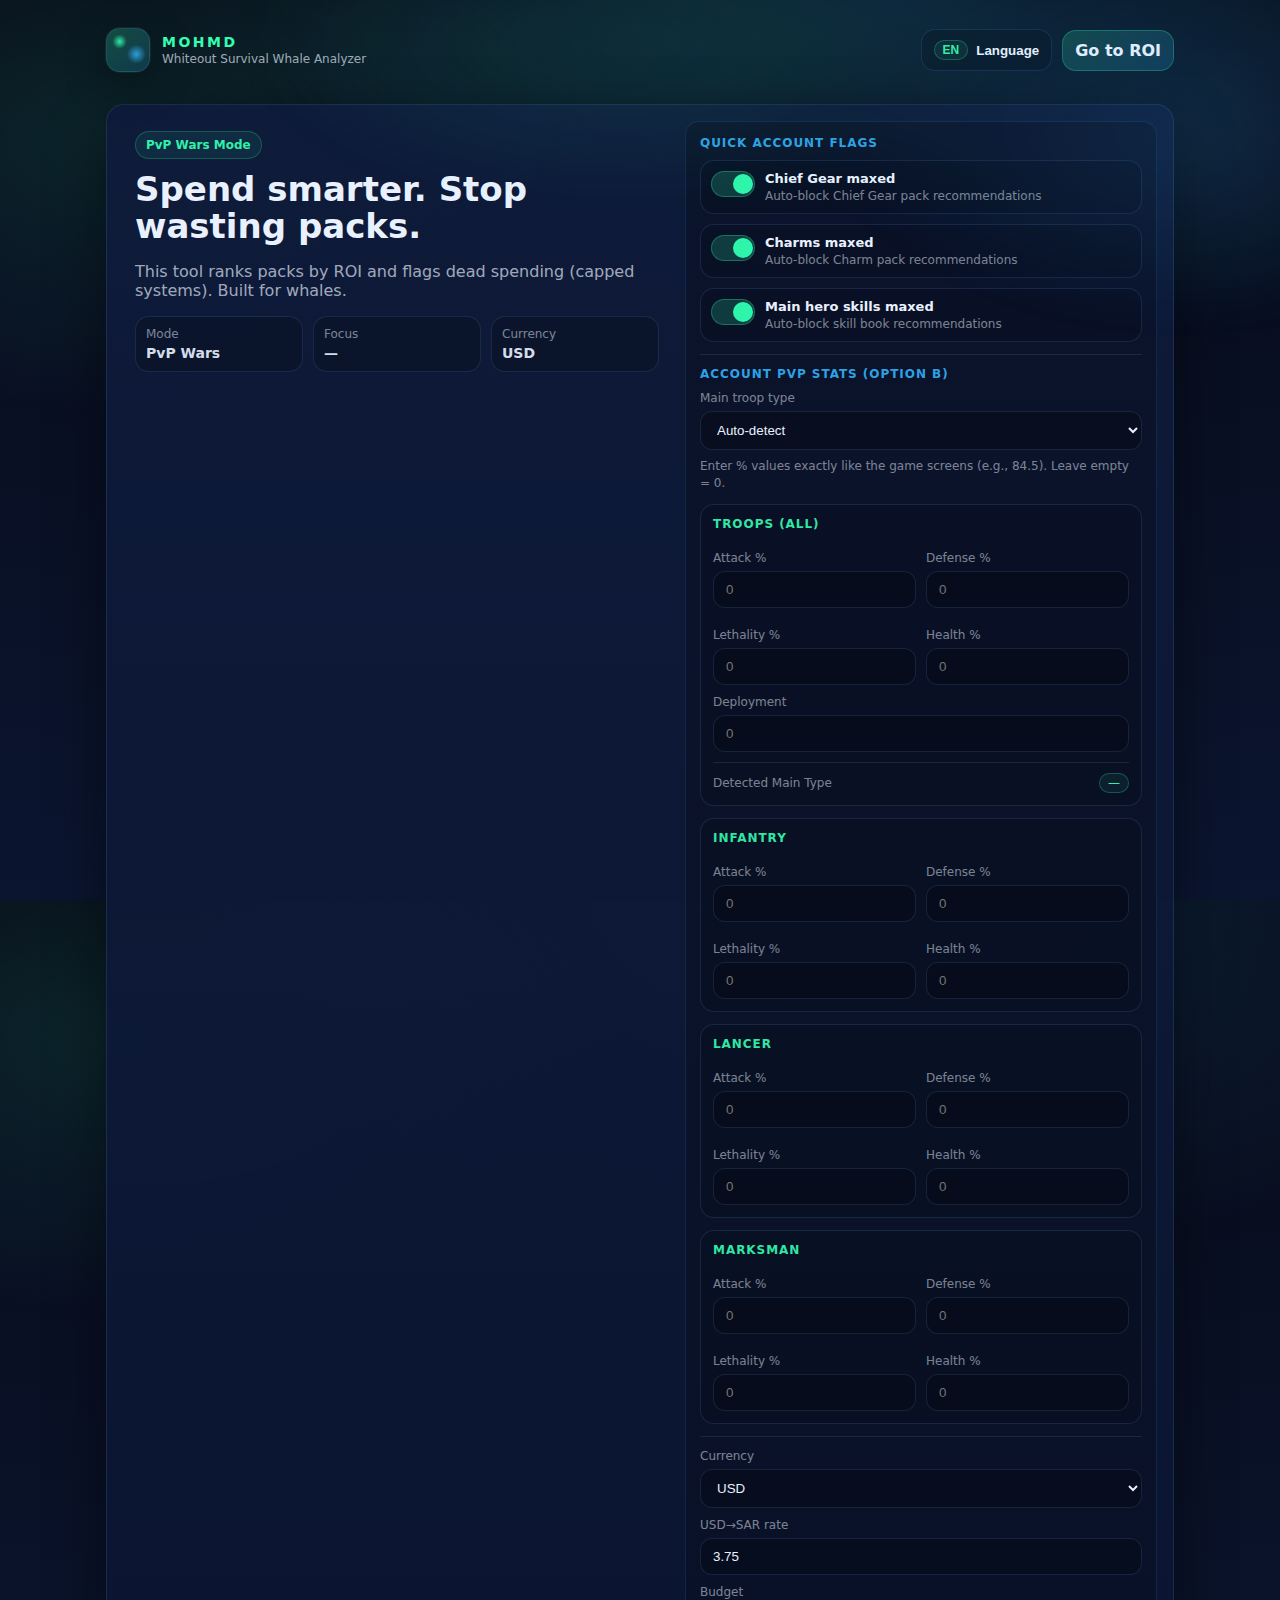
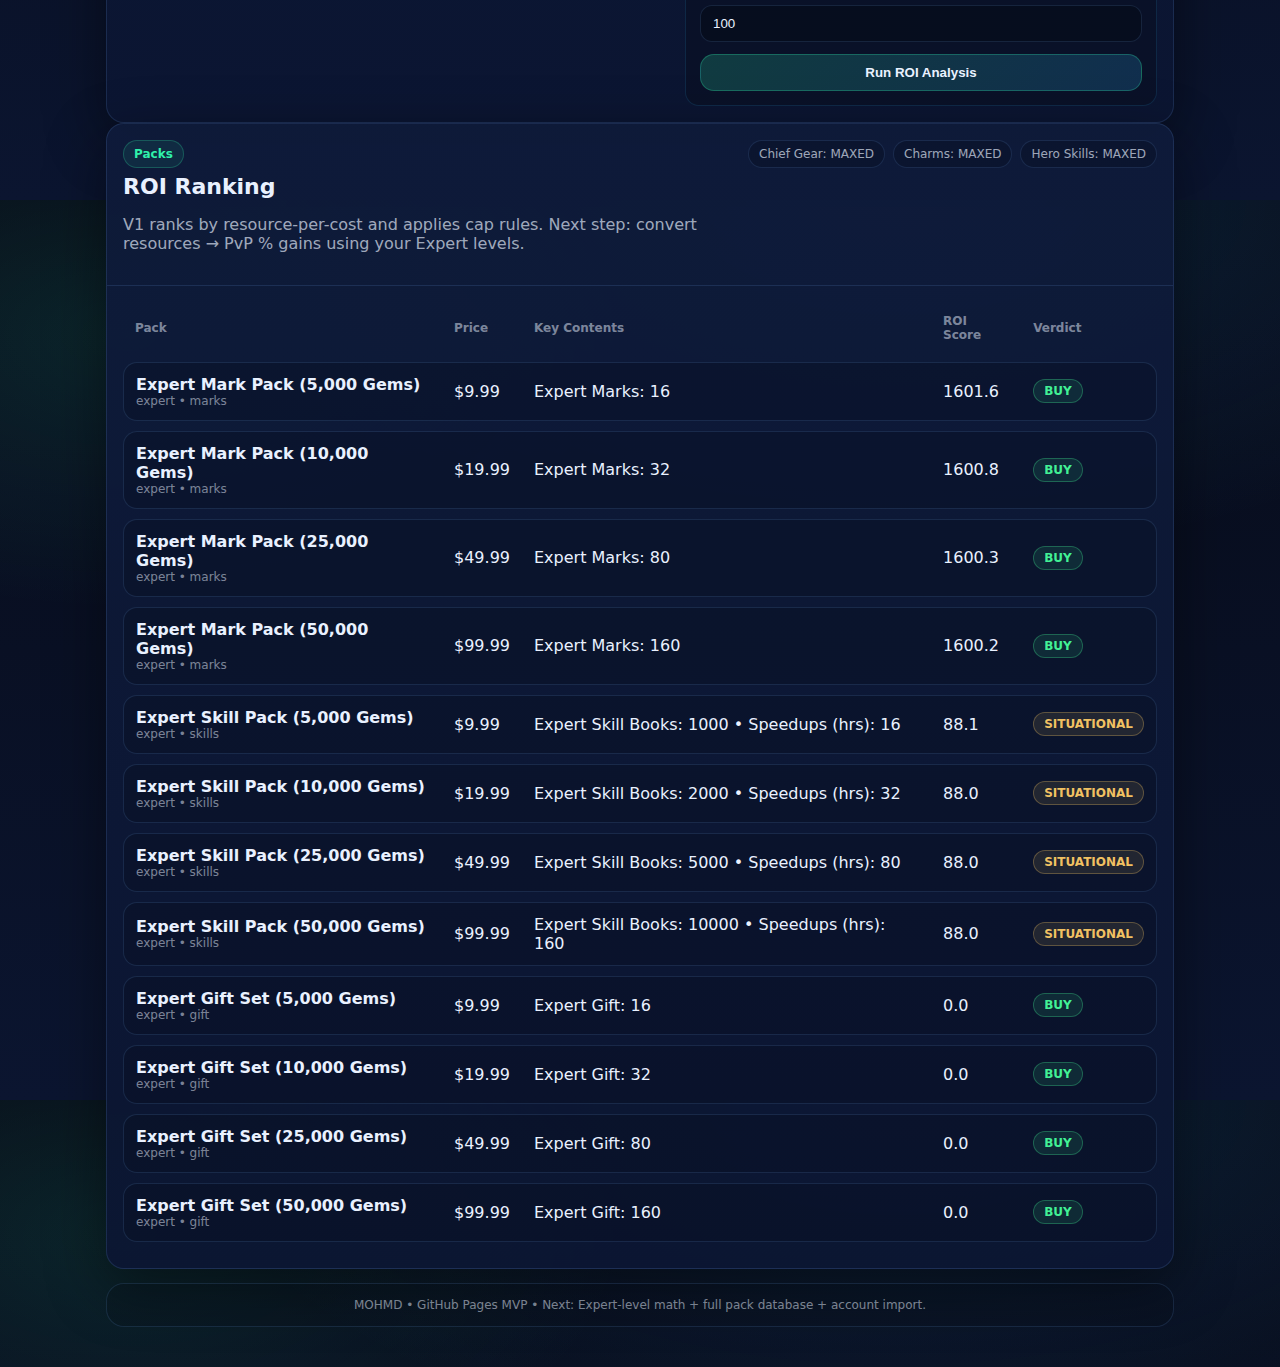
<file: index.html>
<!doctype html>
<html lang="en" dir="ltr">
<head>
  <meta charset="utf-8" />
  <meta name="viewport" content="width=device-width, initial-scale=1" />
  <title>MOHMD • WoS Whale Analyzer</title>
  <link rel="stylesheet" href="styles.css" />
</head>

<body>
  <div class="bgGlow"></div>

  <header class="topbar">
    <div class="brand">
      <div class="brandMark"></div>
      <div>
        <div class="brandTitle">MOHMD</div>
        <div class="brandSub" data-i18n="app.subtitle">Whiteout Survival Whale Analyzer</div>
      </div>
    </div>

    <div class="topbarActions">
      <button id="langBtn" class="btn btnGhost" type="button">
        <span class="pill" id="langPill">EN</span>
        <span data-i18n="app.language">Language</span>
      </button>
      <a class="btn btnPrimary" href="#roi" data-i18n="nav.goToRoi">Go to ROI</a>
    </div>
  </header>

  <main class="wrap">
    <section class="card hero">
      <div class="heroLeft">
        <div class="kicker" data-i18n="hero.kicker">PvP Wars Mode</div>
        <h1 class="h1" data-i18n="hero.title">Spend smarter. Stop wasting packs.</h1>
        <p class="muted" data-i18n="hero.desc">
          This tool ranks packs by ROI and flags dead spending (capped systems). Built for whales.
        </p>

        <div class="heroStats">
          <div class="stat">
            <div class="statLabel" data-i18n="hero.stat1">Mode</div>
            <div class="statValue" id="modeValue">PvP Wars</div>
          </div>
          <div class="stat">
            <div class="statLabel" data-i18n="hero.stat2">Focus</div>
            <div class="statValue" id="focusValue">—</div>
          </div>
          <div class="stat">
            <div class="statLabel" data-i18n="hero.stat3">Currency</div>
            <div class="statValue" id="currencyValue">USD</div>
          </div>
        </div>
      </div>

      <div class="heroRight">
        <div class="panel">
          <div class="panelTitle" data-i18n="account.quick">Quick Account Flags</div>

          <div class="toggleRow">
            <label class="toggle">
              <input id="chiefGearMaxed" type="checkbox" checked />
              <span class="slider"></span>
            </label>
            <div class="toggleText">
              <div class="toggleTitle" data-i18n="flags.chiefGear">Chief Gear maxed</div>
              <div class="toggleHint" data-i18n="flags.chiefGearHint">Auto-block Chief Gear pack recommendations</div>
            </div>
          </div>

          <div class="toggleRow">
            <label class="toggle">
              <input id="charmsMaxed" type="checkbox" checked />
              <span class="slider"></span>
            </label>
            <div class="toggleText">
              <div class="toggleTitle" data-i18n="flags.charms">Charms maxed</div>
              <div class="toggleHint" data-i18n="flags.charmsHint">Auto-block Charm pack recommendations</div>
            </div>
          </div>

          <div class="toggleRow">
            <label class="toggle">
              <input id="heroSkillsMaxed" type="checkbox" checked />
              <span class="slider"></span>
            </label>
            <div class="toggleText">
              <div class="toggleTitle" data-i18n="flags.heroSkills">Main hero skills maxed</div>
              <div class="toggleHint" data-i18n="flags.heroSkillsHint">Auto-block skill book recommendations</div>
            </div>
          </div>

          <div class="divider"></div>

          <!-- Option B: Account PvP Stats (manual input) -->
          <div class="panelTitle" style="margin-top:6px;" data-i18n="account.stats">Account PvP Stats (Option B)</div>

          <div class="row">
            <label class="label" data-i18n="account.mainType">Main troop type</label>
            <select id="mainTypeSelect" class="select">
              <option value="auto" data-i18n="account.auto">Auto-detect</option>
              <option value="infantry" data-i18n="type.infantry">Infantry</option>
              <option value="lancer" data-i18n="type.lancer">Lancer</option>
              <option value="marksman" data-i18n="type.marksman">Marksman</option>
            </select>
          </div>

          <div class="miniHint" data-i18n="account.statsHint">
            Enter % values exactly like the game screens (e.g., 84.5). Leave empty = 0.
          </div>

          <div class="gridBox">
            <div class="gridTitle" data-i18n="stats.troops">Troops (All)</div>

            <div class="grid4">
              <div class="row">
                <label class="label" data-i18n="stats.atk">Attack %</label>
                <input id="troopsAtk" class="input" type="number" step="0.01" placeholder="0" />
              </div>
              <div class="row">
                <label class="label" data-i18n="stats.def">Defense %</label>
                <input id="troopsDef" class="input" type="number" step="0.01" placeholder="0" />
              </div>
              <div class="row">
                <label class="label" data-i18n="stats.leth">Lethality %</label>
                <input id="troopsLeth" class="input" type="number" step="0.01" placeholder="0" />
              </div>
              <div class="row">
                <label class="label" data-i18n="stats.hp">Health %</label>
                <input id="troopsHp" class="input" type="number" step="0.01" placeholder="0" />
              </div>
            </div>

            <div class="row" style="margin-top:10px;">
              <label class="label" data-i18n="stats.deploy">Deployment</label>
              <input id="troopsDeploy" class="input" type="number" step="1" placeholder="0" />
            </div>

            <div class="detectRow">
              <span class="mutedSmall" data-i18n="detect.result">Detected Main Type</span>
              <span class="pill" id="detectedPill">—</span>
            </div>
            <div class="mutedSmall" id="detectInfo"></div>
          </div>

          <div class="gridBox">
            <div class="gridTitle" data-i18n="type.infantry">Infantry</div>
            <div class="grid4">
              <div class="row"><label class="label" data-i18n="stats.atk">Attack %</label><input id="infAtk" class="input" type="number" step="0.01" placeholder="0" /></div>
              <div class="row"><label class="label" data-i18n="stats.def">Defense %</label><input id="infDef" class="input" type="number" step="0.01" placeholder="0" /></div>
              <div class="row"><label class="label" data-i18n="stats.leth">Lethality %</label><input id="infLeth" class="input" type="number" step="0.01" placeholder="0" /></div>
              <div class="row"><label class="label" data-i18n="stats.hp">Health %</label><input id="infHp" class="input" type="number" step="0.01" placeholder="0" /></div>
            </div>
          </div>

          <div class="gridBox">
            <div class="gridTitle" data-i18n="type.lancer">Lancer</div>
            <div class="grid4">
              <div class="row"><label class="label" data-i18n="stats.atk">Attack %</label><input id="lanAtk" class="input" type="number" step="0.01" placeholder="0" /></div>
              <div class="row"><label class="label" data-i18n="stats.def">Defense %</label><input id="lanDef" class="input" type="number" step="0.01" placeholder="0" /></div>
              <div class="row"><label class="label" data-i18n="stats.leth">Lethality %</label><input id="lanLeth" class="input" type="number" step="0.01" placeholder="0" /></div>
              <div class="row"><label class="label" data-i18n="stats.hp">Health %</label><input id="lanHp" class="input" type="number" step="0.01" placeholder="0" /></div>
            </div>
          </div>

          <div class="gridBox">
            <div class="gridTitle" data-i18n="type.marksman">Marksman</div>
            <div class="grid4">
              <div class="row"><label class="label" data-i18n="stats.atk">Attack %</label><input id="markAtk" class="input" type="number" step="0.01" placeholder="0" /></div>
              <div class="row"><label class="label" data-i18n="stats.def">Defense %</label><input id="markDef" class="input" type="number" step="0.01" placeholder="0" /></div>
              <div class="row"><label class="label" data-i18n="stats.leth">Lethality %</label><input id="markLeth" class="input" type="number" step="0.01" placeholder="0" /></div>
              <div class="row"><label class="label" data-i18n="stats.hp">Health %</label><input id="markHp" class="input" type="number" step="0.01" placeholder="0" /></div>
            </div>
          </div>

          <div class="divider"></div>

          <div class="row">
            <label class="label" data-i18n="account.currency">Currency</label>
            <select id="currencySelect" class="select">
              <option value="USD">USD</option>
              <option value="SAR">SAR</option>
            </select>
          </div>

          <div class="row">
            <label class="label" data-i18n="account.fx">USD→SAR rate</label>
            <input id="fxInput" class="input" type="number" step="0.01" value="3.75" />
          </div>

          <div class="row">
            <label class="label" data-i18n="account.budget">Budget</label>
            <input id="budgetInput" class="input" type="number" step="1" value="100" />
          </div>

          <button id="runBtn" class="btn btnPrimary full" type="button" data-i18n="actions.run">
            Run ROI Analysis
          </button>
        </div>
      </div>
    </section>

    <section id="roi" class="card">
      <div class="cardHeader">
        <div>
          <div class="kicker" data-i18n="roi.kicker">Packs</div>
          <h2 class="h2" data-i18n="roi.title">ROI Ranking</h2>
          <p class="muted" data-i18n="roi.desc">
            V1 ranks by resource-per-cost and applies cap rules. Next step: convert resources → PvP % gains using your Expert levels.
          </p>
        </div>
        <div class="chipRow">
          <span class="chip" id="chipChiefGear" data-i18n="chips.chiefGear">Chief Gear: MAXED</span>
          <span class="chip" id="chipCharms" data-i18n="chips.charms">Charms: MAXED</span>
          <span class="chip" id="chipHeroSkills" data-i18n="chips.heroSkills">Hero Skills: MAXED</span>
        </div>
      </div>

      <div class="tableWrap">
        <table class="table" id="roiTable">
          <thead>
            <tr>
              <th data-i18n="table.pack">Pack</th>
              <th data-i18n="table.price">Price</th>
              <th data-i18n="table.contents">Key Contents</th>
              <th data-i18n="table.roi">ROI Score</th>
              <th data-i18n="table.verdict">Verdict</th>
            </tr>
          </thead>
          <tbody id="roiBody"></tbody>
        </table>
      </div>
    </section>

    <section class="footer">
      <div class="mutedSmall" data-i18n="footer.note">
        MOHMD • GitHub Pages MVP • Next: Expert-level math + full pack database + account import.
      </div>
    </section>
  </main>

  <script src="app.js"></script>
</body>
</html>
</file>
<file: styles.css>
:root{
  --bg0:#070b18;
  --bg1:#0b1530;
  --card:#0f1b3b;
  --card2:#0c1633;
  --line:rgba(120,180,255,.14);
  --txt:#e9f1ff;
  --muted:rgba(233,241,255,.68);
  --muted2:rgba(233,241,255,.52);

  --neon:#32ffb2;
  --neon2:#33b6ff;
  --warn:#ffcc66;
  --bad:#ff5a7a;
  --ok:#46ff9c;

  --r:18px;
  --shadow: 0 18px 60px rgba(0,0,0,.45);
}

*{ box-sizing:border-box; }
html,body{ height:100%; }
body{
  margin:0;
  font-family: ui-sans-serif, system-ui, -apple-system, Segoe UI, Roboto, Arial;
  background: radial-gradient(1200px 600px at 70% 0%, rgba(51,182,255,.14), transparent 60%),
              radial-gradient(900px 500px at 10% 15%, rgba(50,255,178,.10), transparent 55%),
              linear-gradient(180deg, var(--bg0), var(--bg1));
  color:var(--txt);
}

.bgGlow{
  position:fixed;
  inset:-40px;
  pointer-events:none;
  filter: blur(40px);
  opacity:.9;
  background:
    radial-gradient(600px 240px at 50% 8%, rgba(50,255,178,.12), transparent 70%),
    radial-gradient(500px 260px at 90% 18%, rgba(51,182,255,.14), transparent 70%);
}

.wrap{
  max-width:1100px;
  margin:0 auto;
  padding: 22px 16px 40px;
}

.topbar{
  max-width:1100px;
  margin: 18px auto 0;
  padding: 10px 16px;
  display:flex;
  align-items:center;
  justify-content:space-between;
  gap:16px;
}

.brand{ display:flex; align-items:center; gap:12px; }
.brandMark{
  width:44px; height:44px;
  border-radius: 14px;
  background:
    radial-gradient(12px 12px at 30% 30%, rgba(50,255,178,.9), transparent 60%),
    radial-gradient(16px 16px at 70% 60%, rgba(51,182,255,.8), transparent 60%),
    linear-gradient(145deg, rgba(50,255,178,.22), rgba(51,182,255,.18));
  border:1px solid var(--line);
  box-shadow: 0 0 0 1px rgba(50,255,178,.08), 0 12px 40px rgba(0,0,0,.35);
}
.brandTitle{
  font-weight:900;
  letter-spacing:.18em;
  color: var(--neon);
  text-transform:uppercase;
  font-size: 14px;
}
.brandSub{ font-size:12px; color:var(--muted); margin-top:2px; }

.topbarActions{ display:flex; gap:10px; align-items:center; }

.card{
  background: linear-gradient(180deg, rgba(15,27,59,.92), rgba(12,22,51,.92));
  border:1px solid var(--line);
  border-radius: var(--r);
  box-shadow: var(--shadow);
}

.hero{
  display:grid;
  grid-template-columns: 1.2fr .9fr;
  gap:16px;
  padding:16px;
}

@media (max-width: 920px){
  .hero{ grid-template-columns:1fr; }
}

.heroLeft{ padding:10px 10px 10px 12px; }
.kicker{
  display:inline-block;
  padding: 6px 10px;
  border-radius: 999px;
  border:1px solid rgba(50,255,178,.22);
  background: rgba(50,255,178,.08);
  color: rgba(50,255,178,.95);
  font-size:12px;
  font-weight:700;
}
.h1{ margin:12px 0 8px; font-size:34px; line-height:1.1; }
.h2{ margin:6px 0 6px; font-size:22px; }
.muted{ color:var(--muted); max-width: 60ch; }
.mutedSmall{ color:var(--muted2); font-size:12px; }

.heroStats{
  margin-top:14px;
  display:grid;
  grid-template-columns: repeat(3, 1fr);
  gap:10px;
}
.stat{
  border:1px solid var(--line);
  border-radius: 14px;
  padding:10px;
  background: rgba(7,11,24,.35);
}
.statLabel{ font-size:12px; color:var(--muted2); }
.statValue{ font-size:14px; font-weight:800; margin-top:4px; color: rgba(233,241,255,.92); }

.panel{
  padding:14px;
  border-radius: 14px;
  background: rgba(7,11,24,.38);
  border:1px solid rgba(51,182,255,.14);
}
.panelTitle{
  font-weight:900;
  letter-spacing:.08em;
  text-transform:uppercase;
  font-size:12px;
  color: rgba(51,182,255,.9);
  margin-bottom: 10px;
}

.divider{
  height:1px;
  background: var(--line);
  margin: 12px 0;
}

.row{ display:flex; flex-direction:column; gap:6px; margin-top:10px; }
.label{ font-size:12px; color:var(--muted2); }

.input,.select{
  padding: 10px 12px;
  border-radius: 12px;
  border:1px solid var(--line);
  background: rgba(5,9,18,.45);
  color: var(--txt);
  outline:none;
}
.input:focus,.select:focus{
  border-color: rgba(50,255,178,.35);
  box-shadow: 0 0 0 3px rgba(50,255,178,.10);
}

.btn{
  border:none;
  border-radius: 14px;
  padding: 10px 12px;
  cursor:pointer;
  font-weight:800;
  color:var(--txt);
  display:inline-flex;
  align-items:center;
  gap:8px;
  text-decoration:none;
}
.btnPrimary{
  background: linear-gradient(135deg, rgba(50,255,178,.18), rgba(51,182,255,.18));
  border:1px solid rgba(50,255,178,.25);
}
.btnGhost{
  background: rgba(5,9,18,.25);
  border:1px solid var(--line);
}
.btn:hover{ filter: brightness(1.05); }
.full{ width:100%; justify-content:center; margin-top:12px; }

.pill{
  font-size:12px;
  padding: 2px 8px;
  border-radius: 999px;
  border:1px solid rgba(50,255,178,.25);
  color: rgba(50,255,178,.95);
  background: rgba(50,255,178,.07);
}

.toggleRow{
  display:flex;
  gap:10px;
  align-items:flex-start;
  padding:10px;
  border:1px solid var(--line);
  border-radius: 14px;
  background: rgba(5,9,18,.25);
  margin-top:10px;
}
.toggleText{ flex:1; }
.toggleTitle{ font-weight:900; font-size:13px; }
.toggleHint{ font-size:12px; color:var(--muted2); margin-top:3px; }

.toggle{
  position:relative;
  width:44px;
  height:26px;
  display:inline-block;
  flex:0 0 auto;
}
.toggle input{ display:none; }
.slider{
  position:absolute;
  inset:0;
  border-radius:999px;
  background: rgba(233,241,255,.16);
  border:1px solid var(--line);
  transition: .18s;
}
.slider:before{
  content:"";
  position:absolute;
  width:20px;
  height:20px;
  left:3px;
  top:2px;
  border-radius:999px;
  background: rgba(233,241,255,.86);
  transition: .18s;
}
.toggle input:checked + .slider{
  background: rgba(50,255,178,.18);
  border-color: rgba(50,255,178,.28);
}
.toggle input:checked + .slider:before{
  transform: translateX(18px);
  background: rgba(50,255,178,.95);
}

.cardHeader{
  padding:16px;
  display:flex;
  align-items:flex-start;
  justify-content:space-between;
  gap:14px;
  border-bottom: 1px solid var(--line);
}
.chipRow{ display:flex; flex-wrap:wrap; gap:8px; justify-content:flex-end; }
.chip{
  padding:6px 10px;
  border-radius:999px;
  border:1px solid var(--line);
  background: rgba(5,9,18,.25);
  font-size:12px;
  color: var(--muted);
}

.tableWrap{ padding: 8px 16px 16px; overflow:auto; }
.table{
  width:100%;
  border-collapse:separate;
  border-spacing:0 10px;
}
th{
  text-align:left;
  font-size:12px;
  color: var(--muted2);
  font-weight:900;
  padding: 10px 12px;
}
td{
  padding: 12px;
  background: rgba(5,9,18,.25);
  border-top:1px solid var(--line);
  border-bottom:1px solid var(--line);
}
tr td:first-child{
  border-left:1px solid var(--line);
  border-top-left-radius: 14px;
  border-bottom-left-radius: 14px;
}
tr td:last-child{
  border-right:1px solid var(--line);
  border-top-right-radius: 14px;
  border-bottom-right-radius: 14px;
}

.badge{
  display:inline-flex;
  padding: 4px 10px;
  border-radius:999px;
  font-weight:900;
  font-size:12px;
  border:1px solid;
}
.badgeOk{ color: rgba(70,255,156,.95); border-color: rgba(70,255,156,.28); background: rgba(70,255,156,.10); }
.badgeWarn{ color: rgba(255,204,102,.95); border-color: rgba(255,204,102,.28); background: rgba(255,204,102,.10); }
.badgeBad{ color: rgba(255,90,122,.95); border-color: rgba(255,90,122,.28); background: rgba(255,90,122,.10); }

.footer{
  margin-top: 14px;
  padding: 14px 16px;
  text-align:center;
  border-radius: var(--r);
  border:1px solid var(--line);
  background: rgba(5,9,18,.20);
}

/* Option B UI */
.miniHint{
  margin-top:8px;
  color: var(--muted2);
  font-size:12px;
  line-height:1.4;
}

.gridBox{
  margin-top:12px;
  padding:12px;
  border-radius: 14px;
  border:1px solid var(--line);
  background: rgba(5,9,18,.22);
}

.gridTitle{
  font-weight:900;
  letter-spacing:.08em;
  text-transform:uppercase;
  font-size:12px;
  color: rgba(50,255,178,.92);
  margin-bottom:10px;
}

.grid4{
  display:grid;
  grid-template-columns: repeat(2, 1fr);
  gap:10px;
}

@media (max-width: 520px){
  .grid4{ grid-template-columns: 1fr; }
}

.detectRow{
  margin-top:10px;
  display:flex;
  align-items:center;
  justify-content:space-between;
  gap:10px;
  padding-top:10px;
  border-top:1px solid var(--line);
}

/* RTL support */
html[dir="rtl"] body { font-family: ui-sans-serif, system-ui, -apple-system, "Segoe UI", Tahoma, Arial; }
html[dir="rtl"] .topbarActions { flex-direction: row-reverse; }
html[dir="rtl"] th, html[dir="rtl"] td { text-align:right; }
</file>
